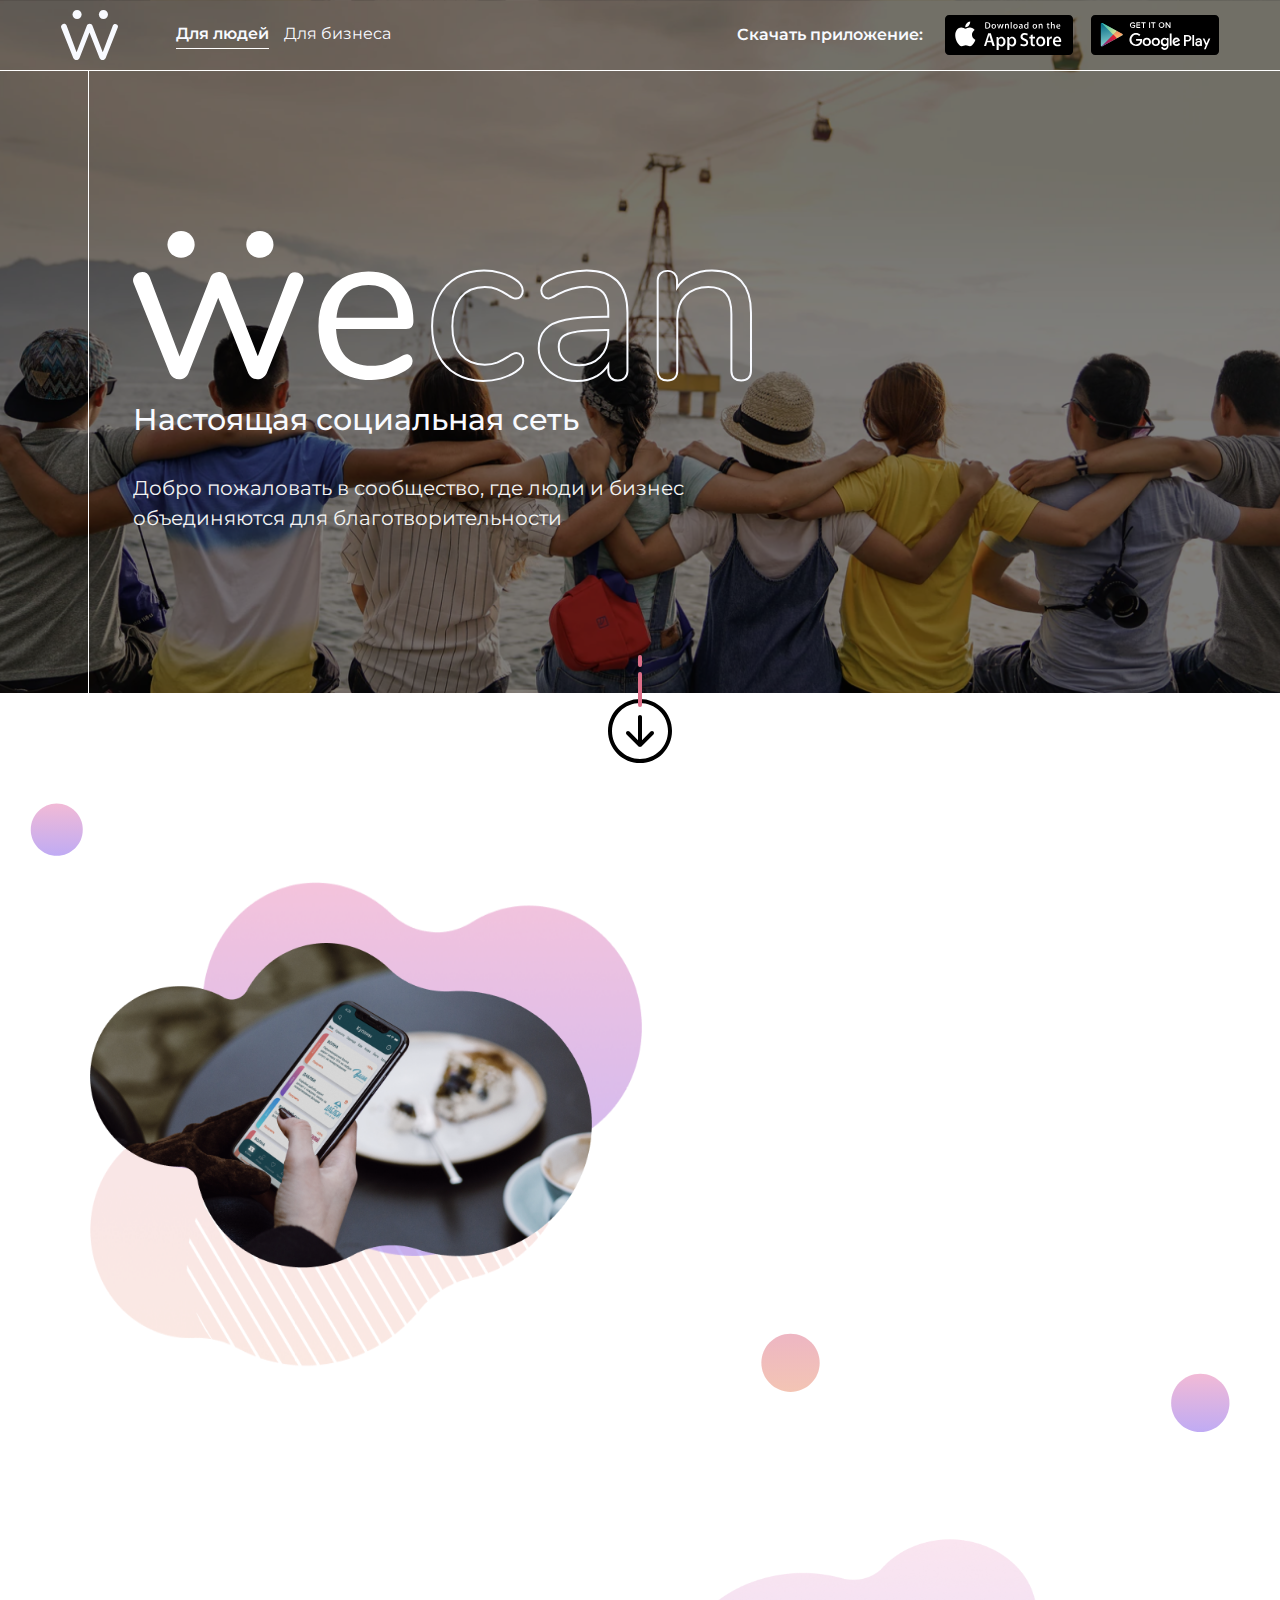
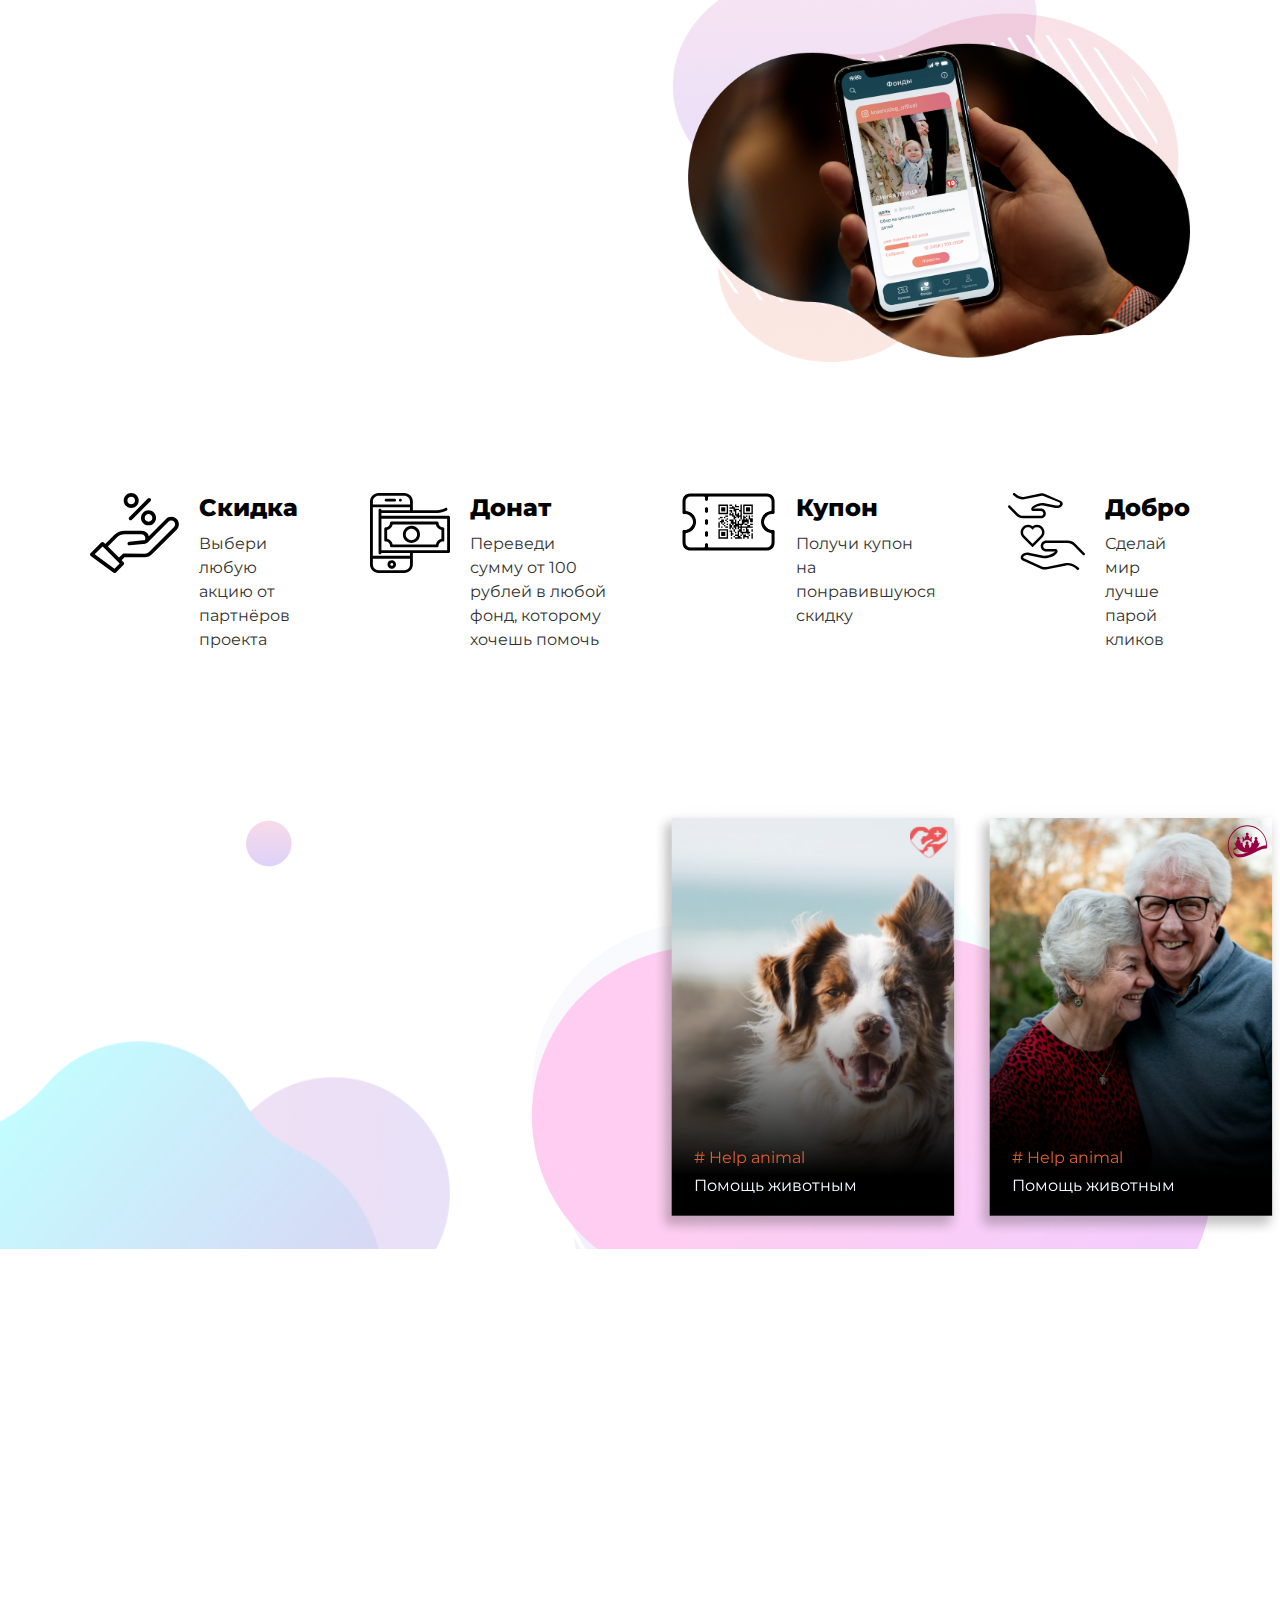
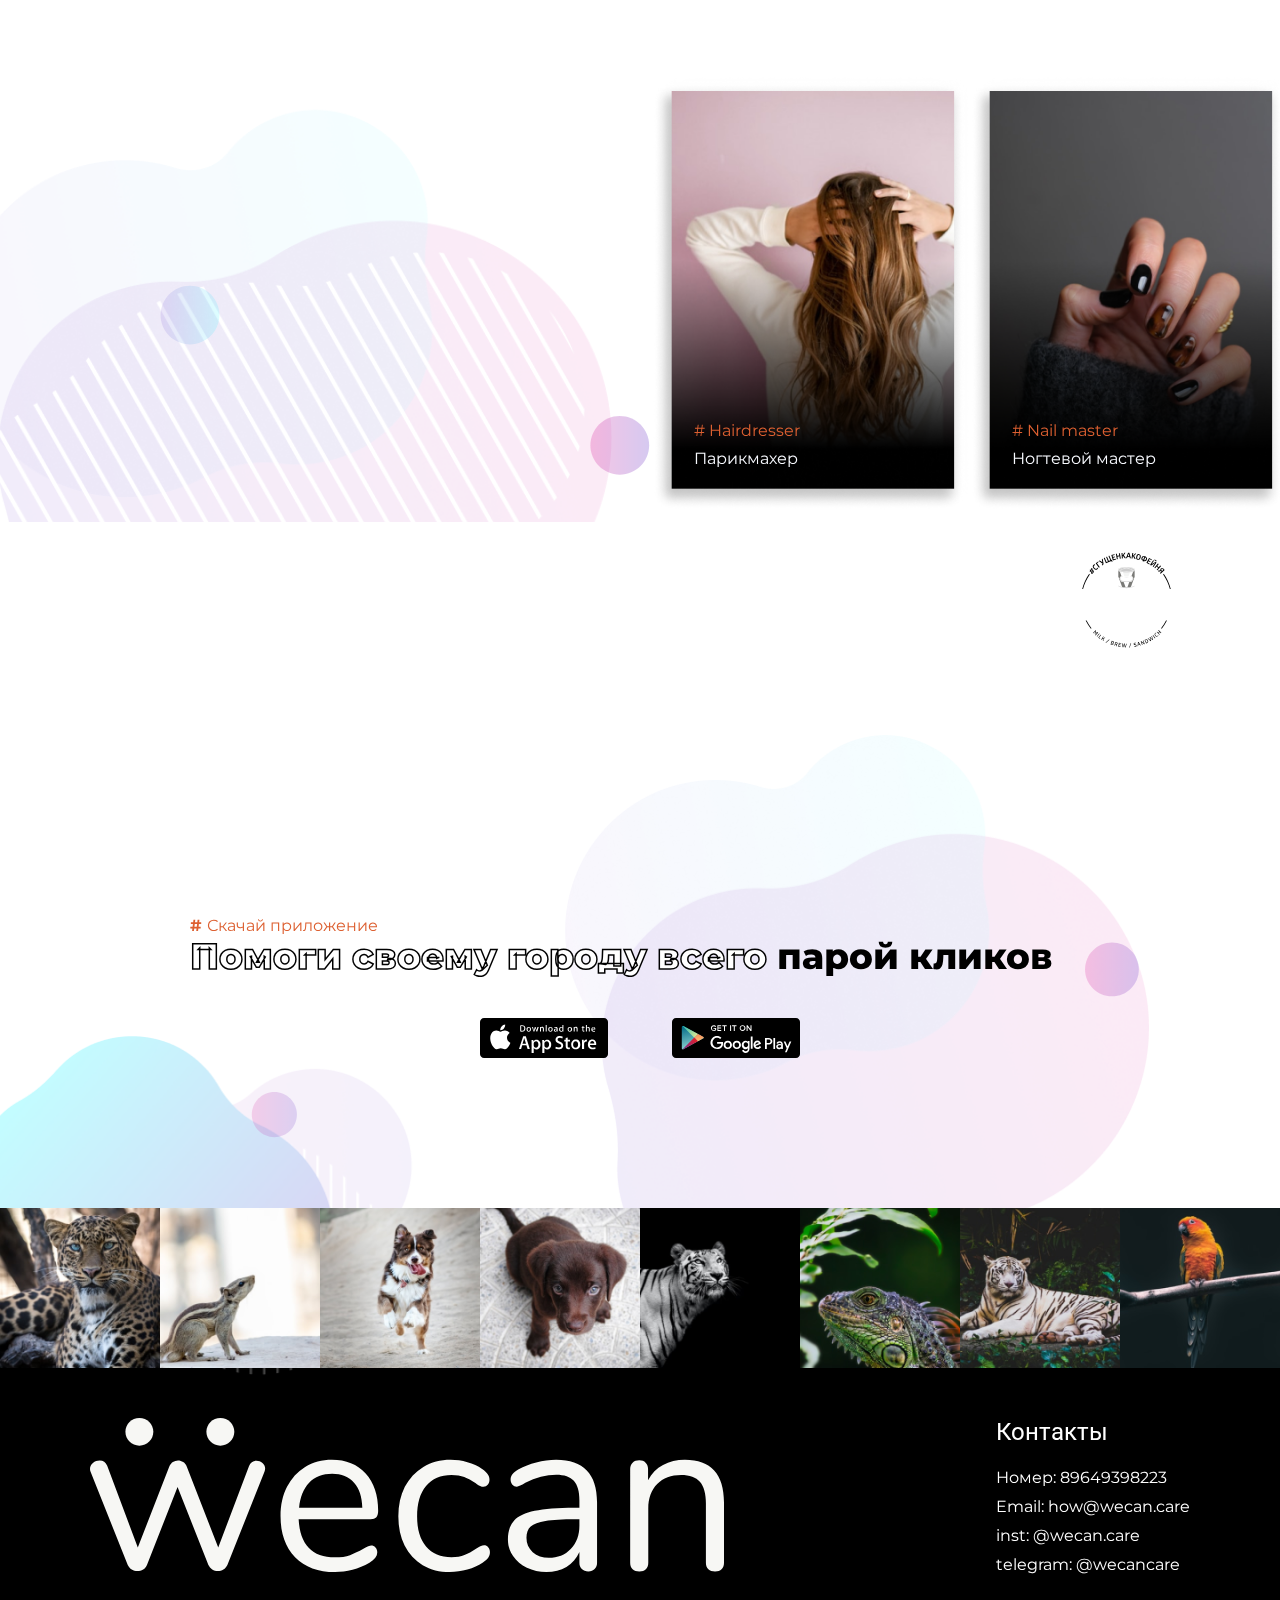
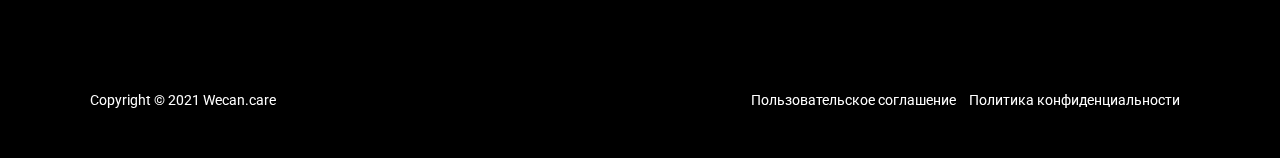
<file: index.html>
<!DOCTYPE html>
<html lang="en">
<head>
	<meta charset="UTF-8">
	<meta name="viewport" content="width=device-width, initial-scale=1.0">
	<link rel="stylesheet" href="css/style.css">
	<title>Document</title>

	<meta http-equiv="Pragma" content="no-cache" /> 
	<meta http-equiv="Expires" content="-1" />

	<script src="https://code.jquery.com/jquery-3.6.0.min.js"></script>
</head>
<body>
	<div class="wrapper">
		
		<header class="people-header">
			<div class="header-top">
				
					
				
					<div class="header-top-row">
						<div class="header-top__column">
							<div class="header-top__logo">
								<img src="img/header/logo.svg" alt="">
							</div>
							<ul class="header-top-list">
								<li class="header-top-list__link "><a href="" class="active">Для людей</a></li>
								<li class="header-top-list__link"><a href="busines.html">Для бизнеса</a></li>
							</ul>
						</div>
						<div class="header-top__column">
							<div class="header-top-download">
								<div class="header-top-download__title">
									Скачать приложение:
								</div>
								<div class="header-top-download__link">
									<a href="#"><img src="img/header/appstore.svg" alt=""></a>
									<a href="#"><img src="img/header/playmarket.svg" alt=""></a>
								</div>
							</div>
						</div>
					
				</div>
			</div>
			<div class="header-body">
				<div class="header-body__column">
				</div>
				<div class="header-body__column">
					<div class="header-body__title">
						<img src="img/header/header_title.svg" alt="">
					</div>
					<div class="header-body__subtitle">
						Настоящая социальная сеть
					</div>
					<div class="header-body__p">
						Добро пожаловать в сообщество, где люди и бизнес <br> объединяются для благотворительности
					</div>
					<div class="header-body__link"></div>
				</div>
			</div>
			<div class="header-arrow container">
				<img src="img/header/arrow.svg" alt="">
			</div>
		</header>

		<section class="mission">
			<div class="container container-overflow">
				<img class="mission-circle rellax" data-rellax-speed="-0.5" src="img/mission/circle01.svg" alt="">
				<img class="mission-circle02 rellax" data-rellax-speed="-0.2" src="img/mission/circle02.svg" alt="">
				<div class="mission-row">
					<div class="mission__column ">
						<div class="mission__column_img">
							<img src="img/mission/img.png" class="rellax img" data-rellax-speed="1"  alt="">	
							<img src="img/mission/img_bg.png"  class="img_bg rellax" data-rellax-speed="0.5" alt="">
						</div>
						
					</div>
					<div class="mission__column _anim-items">
						<div class="mission__column-body">
							<div class="mission__name">
								<span>#</span>Миссия
						</div>
						<div class="mission__title">
							<span class="title_white">Наша </span><span class="title_black">миссия</span>
						</div>
						<div class="mission__p">
							<p>Мы нашли способ сделать<span class="pl_none"><br></span>благотворительность популярной и <span class="pl_none"><br></span>удобной. Для этого мы создали приложение,<span class="pl_none"><br></span> где ваши пожертвования компенсируются<span class="pl_none"><br></span>скидками от городского бизнеса.
							<p>
							<p>Теперь вы можете делать добрые дела как <span class="pl_none"><br></span>можно чаще и без потерь.</p>
						</div>
						<div class="mission__link">
							<a href=""><img src="img/header/appstore.svg" alt=""></a>
							<a href=""><img src="img/header/playmarket.svg" alt=""></a>
						</div>
						</div>
						
					</div>
				</div>
				

				
				
			</div>
		</section>

		<section class="how-work">
			<div class="container container-overflow">
				<img src="img/how_work/circle1.svg" class="how-work__circle1 rellax" data-rellax-speed="-0.5" alt="">
				<img src="img/how_work/circle2.svg" class="how-work__circle2 rellax" data-rellax-speed="-0.5" alt="">
				<img src="img/how_work/circle1.svg" class="how-work__circle3 rellax" data-rellax-speed="-0.5" alt="">

				
				<div class="how-work-row">

					<div class="how-work__column _anim-items">
						<div class="how-work__column-body">
						<div class="how-work__name">
								<span>#</span>Принцип работы
						</div>
						<div class="how-work__title">
							<span class="title_white">Как это  </span><span class="title_black">работает?</span>
						</div>
						<div class="how-work__p">
							<p>Делай пожертвования в благотворительные<span class="pl_none"><br></span> фонды Краснодара и получай скидки от<span class="pl_none"><br></span> компаний - партнёров WECAN.
							<p>
							
						</div>
						</div>
						
					</div>
					<div class="how-work__column ">
						<div class="how-work__column_img">
							<img src="img/how_work/01.png" class="rellax img" data-rellax-speed="1"  alt="">	
							<img src="img/how_work/01_bg.png"  class="img_bg rellax" data-rellax-speed="0.5" alt="">
						</div>
						
					</div>
				</div>
			</div>
		</section>

		<section class="info">
			<div class="container">
				<div class="info-row">
					<div class="info__column">
						<div class="info__img">
							<img src="img/info/sale.svg" alt="">
						</div>
						<div class="info-body">
							<div class="info__title">
								Скидка
							</div>
							<div class="info__desc">
								Выбери любую <span class="disp_none"><br></span>акцию от <span class="disp_none"><br></span>партнёров проекта
							</div>
						</div>
					</div>
					<div class="info__column">
						<div class="info__img">
							<img src="img/info/donat.svg" alt="">
						</div>
						<div class="info-body">
							<div class="info__title">
								Донат
							</div>
							<div class="info__desc">
								Переведи сумму<span class="disp_none"><br></span> от 100 рублей в<span class="disp_none"><br></span> любой фонд,<span class="disp_none"><br></span> которому хочешь <span class="disp_none"><br></span>помочь
							</div>
						</div>
					</div>
					<div class="info__column">
						<div class="info__img">
							<img src="img/info/coupon.svg" alt="">
						</div>
						<div class="info-body">
							<div class="info__title">
								Купон
							</div>
							<div class="info__desc">
								Получи купон на <span class="disp_none"><br></span> понравившуюся <span class="disp_none"><br></span> скидку
							</div>
						</div>
					</div>
					<div class="info__column">
						<div class="info__img">
							<img src="img/info/good.svg" alt="">
						</div>
						<div class="info-body">
							<div class="info__title">
								Добро
							</div>
							<div class="info__desc">
								Сделай мир лучше <span class="disp_none"><br></span>парой кликов
							</div>
						</div>
					</div>
				</div>
			</div>
		</section>

		<section class="help">
			<div class="container">
				<div class="help-body">
					<img src="img/how_work/circle1.svg" class="help__circle1 rellax" data-rellax-speed="-0.5" alt="">
					<div class="help-mob-info">
						<div class="help__name">
								<span>#</span>Нужна помощь
							</div>
							<div class="help__title">
								<span class="title_white">Кому </span><span class="title_black">помочь?</span>
							</div>
							<div class="help__p">
								<p>Через приложение WECAN вы можете <br>помочь любой из 5 благотворительных <br>организаций Краснодара.
								<p>
								<p>И мы работаем над тем, чтобы их стало<br> больше.</p>
								
							</div>
					</div>
					<div class="help-slider ">
						<div class="help-slider__item ">
							<div class="help-slider__item-body  _anim-items">
								<div class="help__name">
								<span>#</span>Нужна помощь
							</div>
							<div class="help__title">
								<span class="title_white">Кому </span><span class="title_black">помочь?</span>
							</div>
							<div class="help__p">
								<p>Через приложение WECAN вы можете <br>помочь любой из 5 благотворительных <br>организаций Краснодара.
								<p>
								<p>И мы работаем над тем, чтобы их стало<br> больше.</p>
								
							</div>
							</div>
							
						</div>
						<div class="help-slider__item">
							<img src="img/help/icon01.svg" alt="" class="help-slider__icon">
							<img src="img/help/01.png" alt="" class="slider-item-photo">
							<div class="help-slider__info">
								<p># Help animal</p>
								<p>Помощь животным</p>
							</div>
						</div>
						<div class="help-slider__item">
							<img src="img/help/icon02.svg" alt="" class="help-slider__icon">
							<img src="img/help/02.png" alt="" class="slider-item-photo">
							<div class="help-slider__info">
								<p># Help animal</p>
								<p>Помощь животным</p>
							</div>
						</div>
						<div class="help-slider__item">
							<img src="img/help/icon02.svg" alt="" class="help-slider__icon">
							<img src="img/help/03.png" alt="" class="slider-item-photo">
							<div class="help-slider__info">
								<p># Help animal</p>
								<p>Помощь животным</p>
							</div>
						</div>
						<div class="help-slider__item">
							<img src="img/help/icon01.svg" alt="" class="help-slider__icon">
							<img src="img/help/01.png" alt="" class="slider-item-photo">
						</div>
						<div class="help-slider__item">
							<img src="img/help/icon01.svg" alt="" class="help-slider__icon">
							<img src="img/help/01.png" alt="" class="slider-item-photo">
						</div>
					</div>
				</div>

			</div>
			<img src="img/help/bg1.png" class="help_rellax1"alt="" >
			<img src="img/help/bg2.png" alt="" class=" help_rellax2" >
		</section>

		<section class="logo logo-parralax" >
			<div class="container">
				<div class="logo-body">
					<div class="logo-row">
						<div class="logo__column">
							<img src="img/logo/01.svg" alt="">
						</div>
						<div class="logo__column">
							<img src="img/logo/02.svg" alt="">
						</div>
						<div class="logo__column">
							<img src="img/logo/03.svg" alt="">
						</div>
						<div class="logo__column">
							<img src="img/logo/04.svg" alt="">
						</div>
					</div>
				</div>
			</div>
		</section>

		<section class="help">
			<div class="container">
				<img src="img/who_help/circle1.svg" class="who-help_circle1 rellax" data-rellax-speed="0.5" alt="">
			<img src="img/who_help/circle2.svg" class="who-help_circle2 rellax" data-rellax-speed="0.7" alt="">
				<div class="help-body">
					<div class="help-mob-info">
						<div class="help__name">
								<span>#</span>Можем помочь
							</div>
							<div class="help__title">
								<span class="title_white">Кто </span><span class="title_black">помогает?</span>
							</div>
							<div class="help__p">
								<p>Каждый наш новый партнёр делает<br> благотворительность доступнее
								<p>
								<p>Поэтому мы рады дружбе с любым<br> бизнесом.</p>
								<p>Уже сейчас среди наших партнёров есть <br>салоны красоты, магазины, фотографы,<br> ателье, кофейни - всех их объединяет <br>желание помогать обществу.</p>
								
							</div>
					</div>
					<div class="help-slider">
						<div class="help-slider__item">
							<div class="help-slider__item-body  _anim-items">
								<div class="help__name">
								<span>#</span>Можем помочь
							</div>
							<div class="help__title">
								<span class="title_white">Кто </span><span class="title_black">помогает?</span>
							</div>
							<div class="help__p">
								<p>Каждый наш новый партнёр делает<br> благотворительность доступнее
								<p>
								<p>Поэтому мы рады дружбе с любым<br> бизнесом.</p>
								<p>Уже сейчас среди наших партнёров есть <br>салоны красоты, магазины, фотографы,<br> ателье, кофейни - всех их объединяет <br>желание помогать обществу.</p>
								
							</div>
							</div>
							
						</div>
						<div class="help-slider__item">
							<img src="img/who_help/01.png" alt="" class="slider-item-photo">
							<div class="help-slider__info">
								<p># Hairdresser</p>
								<p>Парикмахер</p>
							</div>
						</div>
						<div class="help-slider__item">
							
							<img src="img/who_help/02.png" alt="" class="slider-item-photo">
							<div class="help-slider__info">
								<p># Nail master</p>
								<p>Ногтевой мастер</p>
							</div>
						</div>
						<div class="help-slider__item">
							<img src="img/who_help/03.png" alt="" class="slider-item-photo">
							<div class="help-slider__info">
								<p># Help animal</p>
								<p>Помощь животным</p>
							</div>
						</div>
						<div class="help-slider__item">
							<img src="img/help/01.png" alt="" class="slider-item-photo">
						</div>
						<div class="help-slider__item">
							<img src="img/help/01.png" alt="" class="slider-item-photo">
						</div>
					</div>
				</div>

			</div>
			<img src="img/who_help/bg.png" class="who-help_rellax1"alt="" >
		</section>

		<section class="logo-fot logo-fot-parralax" >
			<div class="container">
				<div class="logo-fot-row">
					<div class="logo-fot__column"><img src="img/logo_fot/01.svg" alt=""></div>
					<div class="logo-fot__column">
						<img src="img/logo_fot/02.svg" alt="">
					</div>
					<div class="logo-fot__column">
						<img src="img/logo_fot/03.svg" alt="">
					</div>
					<div class="logo-fot__column">
						<img src="img/logo_fot/04.svg" alt="">
					</div>
					<div class="logo-fot__column">
						<img src="img/logo_fot/05.svg" alt="">
					</div>
					<div class="logo-fot__column">
						<img src="img/logo_fot/06.svg" alt="">
					</div>
					<div class="logo-fot__column"><img src="img/logo_fot/07.svg" alt=""></div>
				</div>
			</div>
		</section>

		<section class="friends overflow-hiden">
			<div class="container">
				<img src="img/logo_fot/bg_01.png" class="friends_bg1" alt="">
				<img src="img/logo_fot/bg_02.png" class="friends_bg2" alt="">
				<img src="img/logo_fot/circle1.svg" class="friens_circle1 rellax" data-rellax-speed="0.3" alt="">
				<img src="img/logo_fot/circle2.svg" class="friens_circle2 rellax" data-rellax-speed="0.4" alt="">
				<img src="img/logo_fot/circle3.svg" class="friens_circle3 rellax" data-rellax-speed="0.3" alt="">
				<div class="friends-body">
					<div class="friends__subtitle">
						<span>#  </span>Скачай приложение
					</div>
					<div class="friends__title">
							<span class="title_white">Помоги своему городу всего </span><span class="title_black">парой кликов</span>
					</div>
					<div class="friends__link">
						<a href="#"><img src="img/header/appstore.svg" alt=""></a>
						<a href="#"><img src="img/header/playmarket.svg" alt=""></a>
					</div>
				</div>
			</div>
		</section>
		
		<div class="section animal">
			<div class="animal-slider">
				<div class="animal__item">
					<img src="img/animal/01.png" alt="">
				</div>
				<div class="animal__item">
					<img src="img/animal/02.png" alt="">
				</div>
				<div class="animal__item">
					<img src="img/animal/03.png" alt="">
				</div>
				<div class="animal__item">
					<img src="img/animal/04.png" alt="">
				</div>
				<div class="animal__item">
					<img src="img/animal/05.png" alt="">
				</div>
				<div class="animal__item">
					<img src="img/animal/06.png" alt="">
				</div>
				<div class="animal__item">
					<img src="img/animal/07.png" alt="">
				</div>
				<div class="animal__item">
					<img src="img/animal/08.png" alt="">
				</div>
				<div class="animal__item">
					<img src="img/animal/01.png" alt="">
				</div>
				<div class="animal__item">
					<img src="img/animal/02.png" alt="">
				</div>
				<div class="animal__item">
					<img src="img/animal/03.png" alt="">
				</div>
				<div class="animal__item">
					<img src="img/animal/04.png" alt="">
				</div>
				<div class="animal__item">
					<img src="img/animal/05.png" alt="">
				</div>
				<div class="animal__item">
					<img src="img/animal/06.png" alt="">
				</div>
				<div class="animal__item">
					<img src="img/animal/07.png" alt="">
				</div>
				<div class="animal__item">
					<img src="img/animal/08.png" alt="">
				</div>
			</div>
		</div>

		<footer>
			<div class="container">
				<div class="footer-body">
					<div class="footer-row">
						<div class="footer__column">
							<div class="footer__logo">
								<img src="img/footer/logo.svg" alt="">
							</div>
						</div>

						<div class="footer__column"
						>
							<ul class="footer-list">
								<p>Контакты</p>
								<li>Номер: 89649398223</li>
								<li>Email: how@wecan.care</li>
								<li>inst: @wecan.care</li>
								<li>telegram: @wecancare</li>
							</ul>
						</div>
					</div>
					<div class="footer-row">
						<div class="footer__column footer-2">
							Copyright © 2021 Wecan.care
						</div>
						<div class="footer__column footer-1">
							<a href="">Пользовательское соглашение</a>
							<a href="">Политика конфиденциальности</a>
						</div>
					</div>
				</div>
			</div>
		</footer>

	</div>

	

	
</body>


<script src="js/rellax.min.js"></script>

<script>
	$(window).scroll(function(){
		var scroll = $(window).scrollTop();
		
		var mission = $('.mission').offset().top;
		
	

		if(scroll<=mission-100){
			$('.header-arrow').css('animation-name','arrow_header');
		}else{
			$('.header-arrow').css('animation-name','none');
		}


		
		
		

	})
	var rellax = new Rellax('.rellax');
	
	var w = $(window).width();
	var link = $('.header-top-download__link');
	var body_link = $('.header-body__link');
	var link_body = $('.header-top-download');

	

	if(w<993){
		link.appendTo(body_link);
	}else{
		link.appendTo(link_body);
	}

	

	$(window).resize(function(){
	var w = $(window).width();
	var link = $('.header-top-download__link');
	var body_link = $('.header-body__link');
	var link_body = $('.header-top-download');
	

	
	})


</script>

<script src="js/slick.min.js"></script>
<script src="js/script.js"></script>
<script src="js/anim.js"></script>
</html>
</file>
<file: css/style.css>
@charset "UTF-8";
@import url("https://fonts.googleapis.com/css2?family=Montserrat:wght@300;400;500;600;700&display=swap");
@import url("https://fonts.googleapis.com/css2?family=Roboto:wght@300;400;500&display=swap");
* {
  padding: 0;
  margin: 0;
  border: 0;
}

*, *:before, *:after {
  -webkit-box-sizing: border-box;
  box-sizing: border-box;
}

:focus, :active {
  outline: none;
}

a:focus, a:active {
  outline: none;
}

nav, footer, header, aside {
  display: block;
}

html, body {
  height: 100%;
  width: 100%;
  font-size: 100%;
  line-height: 1;
  font-size: 14px;
  -ms-text-size-adjust: 100%;
  -moz-text-size-adjust: 100%;
  -webkit-text-size-adjust: 100%;
}

input, button, textarea {
  font-family: inherit;
}

input::-ms-clear {
  display: none;
}

button {
  cursor: pointer;
}

button::-moz-focus-inner {
  padding: 0;
  border: 0;
}

a, a:visited {
  text-decoration: none;
}

a:hover {
  text-decoration: none;
}

ul li {
  list-style: none;
}

img {
  vertical-align: top;
}

h1, h2, h3, h4, h5, h6 {
  font-size: inherit;
  font-weight: 400;
}

.ibg {
  background-position: center;
  background-size: cover;
  background-repeat: no-repeat;
  position: relative;
}
.ibg img {
  width: 0;
  height: 0;
  position: absolute;
  top: 0;
  left: 0;
  opacity: 0;
  visibility: hidden;
}

@font-face {
  font-family: "SFPRODISP";
  src: url("../fonts/SFPRODISPLAYMEDIUM.eot");
  src: local("☺"), url("../fonts/SFPRODISPLAYMEDIUM.woff") format("woff"), url("../fonts/SFPRODISPLAYMEDIUM.ttf") format("truetype"), url("../fonts/SFPRODISPLAYMEDIUM.svg") format("svg");
  font-weight: normal;
  font-style: normal;
}
.container {
  max-width: none;
  margin: 0 auto;
  padding: 0px 90px;
  position: relative;
  z-index: 2;
}

@media (max-width: 1200px) {
  .container {
    max-width: 970px;
  }
}
@media (max-width: 992.98px) {
  .container {
    max-width: 750px;
    padding: 0px 16px;
  }
}
@media (max-width: 790.98px) {
  .container {
    max-width: none;
  }
}
.people-header {
  background: url("../img/header/bg.png");
  background-size: cover;
  position: relative;
  background-position: center;
}
.people-header:before {
  content: "";
  width: 100%;
  height: 100%;
  position: absolute;
  top: 0;
  left: 0;
  background-color: #000;
  opacity: 0.5;
  z-index: 1;
}

.header-top-busines {
  font-family: "Montserrat", sans-serif;
  font-style: normal;
  font-weight: 500;
  font-size: calc(1px + 15 * ((100vw / 1440)));
  line-height: 20px;
  -webkit-text-decoration-line: underline;
          text-decoration-line: underline;
  color: #FFFFFF;
}
@media (max-width: 1440px) {
  .header-top-busines {
    font-size: 16px;
  }
}

.busines-header {
  background: url("../img/busines/bg.png");
  background-size: cover;
  position: relative;
  background-position: center;
}
.busines-header:before {
  content: "";
  width: 100%;
  height: 100%;
  position: absolute;
  top: 0;
  left: 0;
  background-color: #000;
  opacity: 0.5;
  z-index: 1;
}

.header-top {
  border-bottom: 1px solid #fff;
  position: relative;
  z-index: 2;
  padding: 0px calc(1px + 67 * ((100vw / 1440)));
}
@media (max-width: 992.98px) {
  .header-top {
    padding: 0 16px;
    border: none;
  }
}

.header-top-row {
  display: -webkit-box;
  display: -ms-flexbox;
  display: flex;
  -webkit-box-pack: justify;
      -ms-flex-pack: justify;
          justify-content: space-between;
  padding: 10px 0px;
}

.header-top__column {
  display: -webkit-box;
  display: -ms-flexbox;
  display: flex;
  -webkit-box-align: center;
      -ms-flex-align: center;
          align-items: center;
}

.header-top__logo img {
  width: calc(1px + 64 * ((100vw / 1440)));
}
@media (max-width: 1150px) {
  .header-top__logo img {
    width: 52px;
  }
}

.header-top-list {
  display: -webkit-box;
  display: -ms-flexbox;
  display: flex;
  margin-left: 58px;
}
@media (max-width: 992.98px) {
  .header-top-list {
    position: absolute;
    right: 0px;
  }
}

.header-top-list__link {
  margin-right: 15px;
}
.header-top-list__link a {
  font-family: "Montserrat", sans-serif;
  font-weight: 400;
  font-size: calc(1px + 15 * ((100vw / 1440)));
  line-height: 0px;
  color: #F8FAFF;
  position: relative;
}
.header-top-list__link a.active {
  font-weight: 600;
}
.header-top-list__link a.active:after {
  opacity: 1;
}
@media (max-width: 1440px) {
  .header-top-list__link a {
    font-size: 16px;
  }
}
.header-top-list__link a:after {
  content: "";
  width: 100%;
  height: 1px;
  background-color: #fff;
  position: absolute;
  bottom: -6px;
  left: 0;
  -webkit-transition: all 0.5s ease 0s;
  transition: all 0.5s ease 0s;
  opacity: 0;
}
.header-top-list__link a:hover:after {
  opacity: 1;
  -webkit-transition: all 0.5s ease 0s;
  transition: all 0.5s ease 0s;
}
@media (max-width: 1440px) {
  .header-top-list__link a {
    font-size: 16px;
  }
}

.header-top-download {
  display: -webkit-box;
  display: -ms-flexbox;
  display: flex;
  -webkit-box-align: center;
      -ms-flex-align: center;
          align-items: center;
}

.header-top-download__title {
  font-family: "Montserrat", sans-serif;
  font-style: normal;
  font-weight: 600;
  font-size: calc(1px + 15 * ((100vw / 1440)));
  line-height: 0px;
  color: #F8FAFF;
  margin-right: 22px;
}
@media (max-width: 1440px) {
  .header-top-download__title {
    font-size: 16px;
  }
}

.header-top-download__link a {
  margin-right: 15px;
}
.header-top-download__link a img {
  width: calc(1px + 127 * ((100vw / 1440)));
}
@media (max-width: 1440px) {
  .header-top-download__link a img {
    width: 128px;
  }
}
.header-top-download__link a:last-child {
  margin-right: 0px;
}

.header-body {
  display: -webkit-box;
  display: -ms-flexbox;
  display: flex;
  position: relative;
  z-index: 5;
}

.header-body__column:nth-child(1) {
  -webkit-box-flex: 0;
      -ms-flex: 0 0 calc(1px + 99 * ((100vw / 1440)));
          flex: 0 0 calc(1px + 99 * ((100vw / 1440)));
  border-right: 1px solid #fff;
  padding: 138px 10px 0px 0px;
}
@media (max-width: 992.98px) {
  .header-body__column:nth-child(1) {
    display: none;
  }
}
.header-body__column:nth-child(2) {
  margin-bottom: 160px;
  padding: 0px 0px 0px 44px;
}
@media (max-width: 992.98px) {
  .header-body__column:nth-child(2) {
    padding: 0px 0px 0px 16px;
  }
}

.count {
  font-family: "Montserrat", sans-serif;
  font-style: normal;
  font-weight: 200;
  font-size: 36px;
  line-height: 24px;
  text-align: center;
  color: #F8FAFF;
  position: fixed;
  z-index: 5;
  -webkit-transform: rotate(-90deg);
          transform: rotate(-90deg);
}
.count.white {
  color: #000;
}
.count.white:after {
  background-color: #000;
}
.count.white:before {
  background-color: #000;
}
.count:after {
  content: "";
  width: 200px;
  height: 2px;
  background-color: #fff;
  position: absolute;
  left: -205px;
  bottom: 50%;
  -webkit-transform: translateY(-50%);
          transform: translateY(-50%);
}
.count:before {
  content: "";
  width: 27px;
  height: 2px;
  background-color: #fff;
  position: absolute;
  left: -240px;
  bottom: 50%;
  -webkit-transform: translateY(-50%);
          transform: translateY(-50%);
}

.how-work__count {
  color: #000;
  position: absolute;
  top: 10%;
}
.how-work__count:after {
  content: "";
  width: 200px;
  height: 2px;
  background-color: #000;
  position: absolute;
  left: -209px;
  bottom: 50%;
  -webkit-transform: translateY(-50%);
          transform: translateY(-50%);
}
.how-work__count:before {
  content: "";
  width: 27px;
  height: 2px;
  background-color: #000;
  position: absolute;
  left: -240px;
  bottom: 50%;
  -webkit-transform: translateY(-50%);
          transform: translateY(-50%);
}

.header-body__title {
  margin: 160px 0px 19px 0px;
}
@media (max-width: 992.98px) {
  .header-body__title {
    margin: 80px 0px 19px 0px;
  }
}
.header-body__title img {
  width: calc(1px + 618 * ((100vw / 1440)));
}
@media (max-width: 1440px) {
  .header-body__title img {
    width: 619px;
  }
}
@media (max-width: 767.98px) {
  .header-body__title img {
    width: 340px;
  }
}

.header-body__subtitle {
  font-family: "Montserrat", sans-serif;
  font-style: normal;
  font-weight: 500;
  font-size: calc(1px + 29 * ((100vw / 1440)));
  line-height: 37px;
  color: #F8FAFF;
}
@media (max-width: 1440px) {
  .header-body__subtitle {
    font-size: 30px;
  }
}

.header-body__p {
  margin: 35px 0px 0px 0px;
  font-family: "Montserrat", sans-serif;
  font-style: normal;
  font-weight: normal;
  font-size: calc(1px + 19 * ((100vw / 1440)));
  line-height: 30px;
  color: #F2F2F2;
}
@media (max-width: 1440px) {
  .header-body__p {
    font-size: 20px;
  }
}

.header-arrow {
  position: absolute;
  bottom: -70px;
  left: 50%;
  -webkit-transform: translateX(-50%);
          transform: translateX(-50%);
  -webkit-animation: arrow_header 2s linear infinite;
          animation: arrow_header 2s linear infinite;
}
.header-arrow img {
  width: calc(1px + 63 * ((100vw / 1440)));
}
@media (max-width: 1440px) {
  .header-arrow img {
    width: 64px;
  }
}

@-webkit-keyframes arrow_header {
  0%, 20%, 40% {
    bottom: -70px;
  }
  10%, 30% {
    bottom: -80px;
  }
}

@keyframes arrow_header {
  0%, 20%, 40% {
    bottom: -70px;
  }
  10%, 30% {
    bottom: -80px;
  }
}
.mission {
  padding: 150px 0px 0px 0px;
  position: relative;
}
@media (max-width: 992.98px) {
  .mission {
    padding: 90px 0px 0px 0px;
  }
}

.mission-row {
  display: -webkit-box;
  display: -ms-flexbox;
  display: flex;
  margin: 0 -48px;
}
@media (max-width: 1200px) {
  .mission-row {
    margin: 0 -24px;
  }
}
@media (max-width: 992.98px) {
  .mission-row {
    -webkit-box-orient: vertical;
    -webkit-box-direction: normal;
        -ms-flex-direction: column;
            flex-direction: column;
    margin: 0 0;
  }
}

@media (max-width: 790px) {
  .container {
    overflow: hidden;
  }
}

@media (max-width: 1200px) {
  .overflow-hiden {
    overflow: hidden;
  }
}

.mission__column {
  -webkit-box-flex: 1;
      -ms-flex: 1 1 50%;
          flex: 1 1 50%;
  padding: 0 48px;
}
@media (max-width: 1200px) {
  .mission__column {
    padding: 0 24px;
  }
}
.mission__column:nth-child(2) {
  padding-top: 20px;
  margin-left: 70px;
  position: relative;
}
@media (max-width: 790px) {
  .mission__column:nth-child(2) {
    margin-left: 0;
    padding-left: 0;
  }
}
.mission__column:nth-child(2) .mission__column-body {
  display: -webkit-box;
  display: -ms-flexbox;
  display: flex;
  -webkit-box-orient: vertical;
  -webkit-box-direction: normal;
      -ms-flex-direction: column;
          flex-direction: column;
  -webkit-box-flex: 1;
      -ms-flex: 1 1 auto;
          flex: 1 1 auto;
  position: absolute;
  top: 20%;
  opacity: 0;
  -webkit-transition: all 0.5s ease 0s;
  transition: all 0.5s ease 0s;
}
.mission__column:nth-child(2)._active .mission__column-body {
  top: 20px;
  opacity: 1;
  -webkit-transition: all 1s ease 0.4s;
  transition: all 1s ease 0.4s;
}
@media (max-width: 992.98px) {
  .mission__column:nth-child(2) {
    min-height: 350px;
    -webkit-box-ordinal-group: 2;
        -ms-flex-order: 1;
            order: 1;
  }
}
.mission__column:nth-child(1) {
  position: relative;
  min-height: 600px;
  min-width: 50%;
}
@media (max-width: 1200px) {
  .mission__column:nth-child(1) {
    min-height: 450px;
  }
}
@media (max-width: 992.98px) {
  .mission__column:nth-child(1) {
    min-height: 200px;
    -webkit-box-ordinal-group: 3;
        -ms-flex-order: 2;
            order: 2;
    padding-top: 40px;
  }
}
@media (max-width: 595px) {
  .mission__column:nth-child(1) {
    min-height: 360px;
  }
}
@media (max-width: 456px) {
  .mission__column:nth-child(1) {
    min-height: 400px;
  }
}
@media (max-width: 432px) {
  .mission__column:nth-child(1) {
    min-height: 450px;
  }
}
.mission__column:nth-child(1) .mission__column_img {
  display: -webkit-box;
  display: -ms-flexbox;
  display: flex;
  -webkit-box-orient: vertical;
  -webkit-box-direction: normal;
      -ms-flex-direction: column;
          flex-direction: column;
  -webkit-box-flex: 1;
      -ms-flex: 1 1 auto;
          flex: 1 1 auto;
  position: relative;
  top: 100px;
  -webkit-transition: all 1s ease 0s;
  transition: all 1s ease 0s;
}
.mission__column:nth-child(1) .mission__column_img .img {
  position: relative;
  z-index: 3;
  width: 100%;
  height: 100%;
}
@media (max-width: 992.98px) {
  .mission__column:nth-child(1) .mission__column_img .img {
    height: 290px;
    width: 440px;
    margin: 0 auto;
  }
}
@media (max-width: 595px) {
  .mission__column:nth-child(1) .mission__column_img .img {
    top: 50px;
  }
}
@media (max-width: 480px) {
  .mission__column:nth-child(1) .mission__column_img .img {
    left: -120px;
  }
}
@media (max-width: 456px) {
  .mission__column:nth-child(1) .mission__column_img .img {
    top: 90px;
  }
}
@media (max-width: 432px) {
  .mission__column:nth-child(1) .mission__column_img .img {
    top: 130px;
  }
}
.mission__column:nth-child(1) .mission__column_img .img_bg {
  top: calc((-1) * (1px + 60 * ((100vw / 1440))));
  width: 110%;
  height: calc(1px + 500 * ((100vw / 1440)));
  position: absolute;
  opacity: 0.66;
}
@media (max-width: 1440px) {
  .mission__column:nth-child(1) .mission__column_img .img_bg {
    top: -61px;
  }
}
@media (max-width: 1440px) {
  .mission__column:nth-child(1) .mission__column_img .img_bg {
    height: 501px;
  }
}
@media (max-width: 1200px) {
  .mission__column:nth-child(1) .mission__column_img .img_bg {
    top: 0px;
    height: 300px;
  }
}
@media (max-width: 992.98px) {
  .mission__column:nth-child(1) .mission__column_img .img_bg {
    height: 300px;
    width: 450px;
    top: -40px;
    left: 20%;
  }
}
@media (max-width: 595px) {
  .mission__column:nth-child(1) .mission__column_img .img_bg {
    left: 10%;
    top: 0px;
  }
}
@media (max-width: 480px) {
  .mission__column:nth-child(1) .mission__column_img .img_bg {
    left: -100px;
  }
}
@media (max-width: 456px) {
  .mission__column:nth-child(1) .mission__column_img .img_bg {
    top: 40px;
  }
}
@media (max-width: 432px) {
  .mission__column:nth-child(1) .mission__column_img .img_bg {
    top: 60px;
  }
}
.mission__column:nth-child(1)._active .mission__column_img {
  top: 0;
  opacity: 0.26;
  -webkit-transition: top 1.5s ease 0s;
  transition: top 1.5s ease 0s;
}

.mission__name {
  font-family: "Montserrat", sans-serif;
  font-style: normal;
  font-weight: normal;
  font-size: calc(1px + 15 * ((100vw / 1440)));
  line-height: 24px;
  color: #DD6031;
}
.mission__name span {
  font-weight: bold;
}
@media (max-width: 1440px) {
  .mission__name {
    font-size: 16px;
  }
}

.title_white {
  font-family: "Montserrat", sans-serif;
  -webkit-text-stroke: 1.5px #000;
  color: #fff;
}

.title_black {
  font-family: "Montserrat", sans-serif;
}

.mission__title {
  font-style: normal;
  font-weight: 700;
  font-size: calc(1px + 35 * ((100vw / 1440)));
  line-height: 44px;
}
@media (max-width: 1440px) {
  .mission__title {
    font-size: 36px;
  }
}

.mission__p {
  font-family: "Montserrat", sans-serif;
  font-style: normal;
  font-weight: normal;
  font-size: calc(1px + 15 * ((100vw / 1440)));
  line-height: 24px;
  color: #333333;
}
@media (max-width: 1440px) {
  .mission__p {
    font-size: 16px;
  }
}
.mission__p p {
  margin-top: 22px;
}

.mission__link {
  margin-top: 50px;
  position: relative;
}
.mission__link a {
  padding-bottom: 55px;
  padding-right: 57px;
}
@media (max-width: 1200px) {
  .mission__link a {
    padding-right: 55px;
  }
}
@media (max-width: 790px) {
  .mission__link a {
    padding-right: 25px;
  }
}
.mission__link a:last-child {
  padding-right: 0;
}
.mission__link:after {
  content: "";
  width: 380px;
  height: 1px;
  background-color: #BDBDBD;
  position: absolute;
  bottom: -30px;
  left: 0;
}
@media (max-width: 1200px) {
  .mission__link:after {
    bottom: -15px;
  }
}
@media (max-width: 790px) {
  .mission__link:after {
    width: 285px;
  }
}
.mission__link:before {
  content: "";
  width: 1px;
  height: 70px;
  background-color: #BDBDBD;
  position: absolute;
  bottom: -30px;
  left: 160px;
}
@media (max-width: 1200px) {
  .mission__link:before {
    bottom: -15px;
    height: 55px;
  }
}
@media (max-width: 790px) {
  .mission__link:before {
    left: 140px;
  }
}

.mission-circle {
  position: absolute;
  top: calc((-1) * (1px + 39 * ((100vw / 1440))));
  left: calc(1px + 29 * ((100vw / 1440)));
  display: block;
  z-index: 3;
  opacity: 1;
}
@media (max-width: 1440px) {
  .mission-circle {
    top: -40px;
    left: 30px;
  }
}
@media (max-width: 992.98px) {
  .mission-circle {
    top: -110px;
    left: 80px;
    display: none;
  }
}

.mission-circle02 {
  z-index: 3;
  position: absolute;
  bottom: calc(1px + 39 * ((100vw / 1440)));
  left: calc(1px + 559 * ((100vw / 1440)));
  display: block;
  opacity: 1;
}
@media (max-width: 1440px) {
  .mission-circle02 {
    bottom: 40px;
    left: 560px;
    display: none;
  }
}
@media (max-width: 1200px) {
  .mission-circle02 {
    left: 450px;
  }
}
@media (max-width: 992.98px) {
  .mission-circle02 {
    top: -30px;
    left: 100%;
  }
}

.how-work-row {
  display: -webkit-box;
  display: -ms-flexbox;
  display: flex;
  margin: 0 -48px;
}
@media (max-width: 1200px) {
  .how-work-row {
    margin: 0 -24px;
  }
}
@media (max-width: 992.98px) {
  .how-work-row {
    -webkit-box-orient: vertical;
    -webkit-box-direction: normal;
        -ms-flex-direction: column;
            flex-direction: column;
  }
}

.how-work__column {
  -webkit-box-flex: 1;
      -ms-flex: 1 1 50%;
          flex: 1 1 50%;
  padding: 0 48px;
}
@media (max-width: 1200px) {
  .how-work__column {
    padding: 0px 24px;
  }
}
.how-work__column:nth-child(1) {
  padding-top: 20px;
  margin-left: 70px;
  position: relative;
}
@media (max-width: 1200px) {
  .how-work__column:nth-child(1) {
    margin-left: 0px;
  }
}
@media (max-width: 992.98px) {
  .how-work__column:nth-child(1) {
    min-height: 280px;
    -webkit-box-ordinal-group: 2;
        -ms-flex-order: 1;
            order: 1;
    padding-left: 0;
  }
}
.how-work__column:nth-child(1) .how-work__column-body {
  display: -webkit-box;
  display: -ms-flexbox;
  display: flex;
  -webkit-box-orient: vertical;
  -webkit-box-direction: normal;
      -ms-flex-direction: column;
          flex-direction: column;
  -webkit-box-flex: 1;
      -ms-flex: 1 1 auto;
          flex: 1 1 auto;
  position: absolute;
  top: 30%;
  left: 150px;
  opacity: 0;
  -webkit-transition: all 0.5s ease 0s;
  transition: all 0.5s ease 0s;
}
@media (max-width: 992.98px) {
  .how-work__column:nth-child(1) .how-work__column-body {
    left: 94px;
  }
}
@media (max-width: 790px) {
  .how-work__column:nth-child(1) .how-work__column-body {
    left: 16px;
  }
}
.how-work__column:nth-child(1)._active .how-work__column-body {
  top: 120px;
  opacity: 1;
  -webkit-transition: all 1s ease 0.4s;
  transition: all 1s ease 0.4s;
}
@media (max-width: 992.98px) {
  .how-work__column:nth-child(1)._active .how-work__column-body {
    top: 50px;
  }
}
.how-work__column:nth-child(2) {
  position: relative;
  min-height: 600px;
  min-width: 50%;
}
@media (max-width: 1200px) {
  .how-work__column:nth-child(2) {
    min-height: 500px;
  }
}
@media (max-width: 992.98px) {
  .how-work__column:nth-child(2) {
    min-height: 350px;
    -webkit-box-ordinal-group: 3;
        -ms-flex-order: 2;
            order: 2;
  }
}
.how-work__column:nth-child(2) .how-work__column_img {
  display: -webkit-box;
  display: -ms-flexbox;
  display: flex;
  -webkit-box-orient: vertical;
  -webkit-box-direction: normal;
      -ms-flex-direction: column;
          flex-direction: column;
  -webkit-box-flex: 1;
      -ms-flex: 1 1 auto;
          flex: 1 1 auto;
  position: relative;
  top: 100px;
  -webkit-transition: all 1s ease 0s;
  transition: all 1s ease 0s;
}
.how-work__column:nth-child(2) .how-work__column_img .img {
  position: relative;
  z-index: 3;
  top: calc(1px + 99 * ((100vw / 1440)));
  width: 100%;
  height: 100%;
}
@media (max-width: 1440px) {
  .how-work__column:nth-child(2) .how-work__column_img .img {
    top: 100px;
  }
}
@media (max-width: 1200px) {
  .how-work__column:nth-child(2) .how-work__column_img .img {
    top: 200px;
  }
}
@media (max-width: 992.98px) {
  .how-work__column:nth-child(2) .how-work__column_img .img {
    height: 290px;
    width: 440px;
    margin: 0 auto;
  }
}
@media (max-width: 480px) {
  .how-work__column:nth-child(2) .how-work__column_img .img {
    left: -90px;
  }
}
.how-work__column:nth-child(2) .how-work__column_img .img_bg {
  top: calc((-1) * (1px + 20 * ((100vw / 1440))));
  right: calc( (1px + 10 * ((100vw / 1440))));
  width: 105%;
  height: 140%;
  position: absolute;
}
@media (max-width: 1440px) {
  .how-work__column:nth-child(2) .how-work__column_img .img_bg {
    top: -21px;
    right: 11px;
  }
}
@media (max-width: 1200px) {
  .how-work__column:nth-child(2) .how-work__column_img .img_bg {
    top: 50px;
  }
}
@media (max-width: 992.98px) {
  .how-work__column:nth-child(2) .how-work__column_img .img_bg {
    height: 300px;
    width: 450px;
    top: 40px;
    left: 20%;
  }
}
@media (max-width: 480px) {
  .how-work__column:nth-child(2) .how-work__column_img .img_bg {
    left: -100px;
  }
}
@media (max-width: 992.98px) {
  .how-work__column:nth-child(2) .how-work__column_img {
    top: 0;
  }
}
.how-work__column:nth-child(2)._active .how-work__column_img {
  top: 0;
  opacity: 0.26;
  -webkit-transition: top 1.5s ease 0s;
  transition: top 1.5s ease 0s;
}

.how-work__name {
  font-family: "Montserrat", sans-serif;
  font-style: normal;
  font-weight: normal;
  font-size: calc(1px + 15 * ((100vw / 1440)));
  line-height: 24px;
  color: #DD6031;
}
.how-work__name span {
  font-weight: bold;
}
@media (max-width: 1440px) {
  .how-work__name {
    font-size: 16px;
  }
}

.how-work__title {
  font-style: normal;
  font-weight: 700;
  font-size: calc(1px + 35 * ((100vw / 1440)));
  line-height: 44px;
}
@media (max-width: 1440px) {
  .how-work__title {
    font-size: 36px;
  }
}

.how-work__p {
  font-family: "Montserrat", sans-serif;
  font-style: normal;
  font-weight: normal;
  font-size: calc(1px + 15 * ((100vw / 1440)));
  line-height: 24px;
  color: #333333;
}
@media (max-width: 1440px) {
  .how-work__p {
    font-size: 16px;
  }
}
.how-work__p p {
  margin-top: 22px;
}

.how-work__circle1 {
  position: absolute;
  top: calc((-1) * (1px + 69 * ((100vw / 1440))));
  right: calc(1px + 49 * ((100vw / 1440)));
  opacity: 1;
}
@media (max-width: 1440px) {
  .how-work__circle1 {
    top: -70px;
    right: 50px;
  }
}
@media (max-width: 1200px) {
  .how-work__circle1 {
    top: -30px;
  }
}
@media (max-width: 992.98px) {
  .how-work__circle1 {
    display: none;
  }
}

.how-work__circle2 {
  position: absolute;
  top: calc((-1) * (1px + 109 * ((100vw / 1440))));
  right: calc(1px + 459 * ((100vw / 1440)));
  opacity: 1;
}
@media (max-width: 1440px) {
  .how-work__circle2 {
    top: -110px;
    right: 460px;
  }
}
@media (max-width: 1200px) {
  .how-work__circle2 {
    right: 300px;
    top: -50px;
  }
}
@media (max-width: 992.98px) {
  .how-work__circle2 {
    display: none;
  }
}

.how-work__circle3 {
  position: absolute;
  top: calc((1px + 409 * ((100vw / 1440))));
  right: calc(1px + 369 * ((100vw / 1440)));
  opacity: 0.26;
}
@media (max-width: 1440px) {
  .how-work__circle3 {
    top: 410px;
    right: 370px;
  }
}
@media (max-width: 1200px) {
  .how-work__circle3 {
    right: 200px;
    top: 300px;
  }
}
@media (max-width: 992.98px) {
  .how-work__circle3 {
    display: none;
  }
}

.info {
  margin-top: 50px;
}
@media (max-width: 1200px) {
  .info {
    margin-top: 0px;
  }
}

.info-row {
  display: -webkit-box;
  display: -ms-flexbox;
  display: flex;
  margin: 0 -36px;
  -webkit-box-pack: center;
      -ms-flex-pack: center;
          justify-content: center;
}
@media (max-width: 1200px) {
  .info-row {
    -ms-flex-wrap: wrap;
        flex-wrap: wrap;
  }
}

.info__column {
  padding: 0 36px;
  display: -webkit-box;
  display: -ms-flexbox;
  display: flex;
  -webkit-box-align: start;
      -ms-flex-align: start;
          align-items: flex-start;
}
@media (max-width: 1200px) {
  .info__column {
    -webkit-box-flex: 1;
        -ms-flex: 1 1 50%;
            flex: 1 1 50%;
    margin-bottom: 32px;
  }
}
@media (max-width: 790px) {
  .info__column {
    -webkit-box-flex: 1;
        -ms-flex: 1 1 100%;
            flex: 1 1 100%;
    -webkit-box-pack: center;
        -ms-flex-pack: center;
            justify-content: center;
  }
}

.info__img {
  margin-right: 20px;
}

@media (max-width: 790px) {
  .info-body {
    width: 200px;
  }
}

.info__title {
  font-family: "Montserrat", sans-serif;
  font-style: normal;
  font-weight: 800;
  font-size: calc(1px + 23 * ((100vw / 1440)));
  line-height: 29px;
  color: #000000;
  margin-bottom: 10px;
}
@media (max-width: 1440px) {
  .info__title {
    font-size: 24px;
  }
}

.info__desc {
  font-family: "Montserrat", sans-serif;
  font-style: normal;
  font-weight: normal;
  font-size: calc(1px + 15 * ((100vw / 1440)));
  line-height: 24px;
  color: #333333;
  mix-blend-mode: normal;
}
@media (max-width: 1440px) {
  .info__desc {
    font-size: 16px;
  }
}

.help__name {
  font-family: "Montserrat", sans-serif;
  font-style: normal;
  font-weight: normal;
  font-size: calc(1px + 15 * ((100vw / 1440)));
  line-height: 24px;
  color: #DD6031;
}
.help__name span {
  font-weight: bold;
}
@media (max-width: 1440px) {
  .help__name {
    font-size: 16px;
  }
}

.help__title {
  font-style: normal;
  font-weight: 700;
  font-size: calc(1px + 35 * ((100vw / 1440)));
  line-height: 44px;
}
@media (max-width: 1440px) {
  .help__title {
    font-size: 36px;
  }
}

.help__p {
  font-family: "Montserrat", sans-serif;
  font-style: normal;
  font-weight: normal;
  font-size: calc(1px + 15 * ((100vw / 1440)));
  line-height: 24px;
  color: #333333;
}
@media (max-width: 1440px) {
  .help__p {
    font-size: 16px;
  }
}
.help__p p {
  margin-top: 22px;
}

.help, .who-help {
  overflow: hidden;
  margin-top: 150px;
  position: relative;
}
@media (max-width: 790px) {
  .help, .who-help {
    margin-top: 100px;
  }
}
@media (max-width: 790px) {
  .help, .who-help {
    margin-top: 50px;
  }
}

.help-slider {
  max-width: 1000px;
  position: relative;
  z-index: 6;
  left: 13%;
  /* Стрелка влево */
  /* Стрелка вправо */
  /* Стрелка не активная */
}
@media (max-width: 1380px) {
  .help-slider {
    max-width: 700px;
  }
}
@media (max-width: 790px) {
  .help-slider {
    width: 10000px;
    left: 0;
  }
}
.help-slider .slick-list {
  padding: 0px 20px;
}
.help-slider .slick-track {
  display: -webkit-box;
  display: -ms-flexbox;
  display: flex;
  -webkit-box-align: start;
      -ms-flex-align: start;
          align-items: flex-start;
}
.help-slider .slick-arrow.slick-prev {
  position: absolute;
  bottom: 30%;
  left: 42%;
  z-index: 4;
  font-size: 0;
  background: url("../img/help/right_arrow.svg");
  width: 64px;
  height: 38px;
  -webkit-transform: rotate(180deg);
          transform: rotate(180deg);
  background-repeat: no-repeat;
  background-size: contain;
}
.help-slider .slick-arrow.slick-prev.slick-disabled {
  background: url("../img/help/left_arrow.svg");
  width: 64px;
  height: 38px;
  -webkit-transform: rotate(0deg);
          transform: rotate(0deg);
  background-repeat: no-repeat;
  background-size: contain;
}
.help-slider .slick-arrow.slick-next {
  position: absolute;
  bottom: 38%;
  left: 44%;
  z-index: 4;
  font-size: 0;
  background: url("../img/help/right_arrow.svg");
  width: 64px;
  height: 38px;
}
.help-slider .slick-arrow.slick-next.slick-disabled {
  background: url("../img/help/left_arrow.svg");
  width: 64px;
  height: 38px;
  -webkit-transform: rotate(180deg);
          transform: rotate(180deg);
  background-repeat: no-repeat;
  background-size: contain;
}
.help-slider__item {
  position: relative;
  width: calc(1px + 317 * ((100vw / 1440)));
  height: calc(1px + 446 * ((100vw / 1440)));
}
@media (max-width: 1440px) {
  .help-slider__item {
    width: 318px;
    height: 447px;
  }
}
@media (max-width: 790px) {
  .help-slider__item {
    width: 267px;
    height: 376px;
  }
}
.help-slider__item .help-slider__icon {
  width: calc(1px + 43 * ((100vw / 1440)));
}
@media (max-width: 1440px) {
  .help-slider__item .help-slider__icon {
    width: 44px;
  }
}
.help-slider__item .slider-item-photo {
  width: 100%;
}
.help-slider__item:first-child {
  width: calc(1px + 400 * ((100vw / 1440)));
}
@media (max-width: 1440px) {
  .help-slider__item:first-child {
    width: 400px;
  }
}
@media (max-width: 790px) {
  .help-slider__item:first-child {
    display: none;
  }
}

.help-slider__item-body {
  position: absolute;
  top: 100px;
  opacity: 0;
  -webkit-transition: all 0.5s ease 0s;
  transition: all 0.5s ease 0s;
}
.help-slider__item-body._active {
  top: 0;
  opacity: 1;
  -webkit-transition: all 1s ease 0s;
  transition: all 1s ease 0s;
}

.help-slider__icon {
  position: absolute;
  top: calc(1px + 17 * ((100vw / 1440)));
  right: calc(1px + 19 * ((100vw / 1440)));
}
@media (max-width: 1440px) {
  .help-slider__icon {
    top: 18px;
    right: 20px;
  }
}

.help-slider__info {
  position: absolute;
  bottom: calc(1px + 50 * ((100vw / 1440)));
  left: calc(1px + 40 * ((100vw / 1440)));
}
@media (max-width: 1440px) {
  .help-slider__info {
    bottom: 51px;
    left: 41px;
  }
}
.help-slider__info p:nth-child(1) {
  font-family: "Montserrat", sans-serif;
  font-style: normal;
  font-weight: normal;
  font-size: calc(1px + 15 * ((100vw / 1440)));
  line-height: 24px;
  color: #DD6031;
  margin-bottom: calc(1px + 3 * ((100vw / 1440)));
}
@media (max-width: 1440px) {
  .help-slider__info p:nth-child(1) {
    font-size: 16px;
    margin-bottom: 4px;
  }
}
.help-slider__info p:nth-child(2) {
  font-family: "Montserrat", sans-serif;
  font-style: normal;
  font-weight: normal;
  font-size: calc(1px + 15 * ((100vw / 1440)));
  line-height: 24px;
  color: #F8FAFF;
}
@media (max-width: 1440px) {
  .help-slider__info p:nth-child(2) {
    font-size: 16px;
  }
}

.help_rellax1 {
  position: absolute;
  bottom: calc((-1) * (1px + 189 * ((100vw / 1440))));
  opacity: 0.26;
  display: block;
  width: calc(1px + 449 * ((100vw / 1440)));
}
@media (max-width: 1440px) {
  .help_rellax1 {
    bottom: -190px;
    width: 450px;
  }
}

.help__circle1 {
  position: absolute;
  top: calc( (1px + 97 * ((100vw / 1440))));
  left: calc( (1px + 245 * ((100vw / 1440))));
  opacity: 0.53;
  width: calc( (1px + 45 * ((100vw / 1440))));
}
@media (max-width: 1440px) {
  .help__circle1 {
    top: 18px;
    left: 246px;
    width: 46px;
  }
}
@media (max-width: 992.98px) {
  .help__circle1 {
    display: none;
  }
}

.help_rellax2 {
  position: absolute;
  opacity: 0.2;
  bottom: calc( (-1) * (1px + 240 * ((100vw / 1440))));
  right: calc( (1px + 40 * ((100vw / 1440))));
  display: block;
}
@media (max-width: 1440px) {
  .help_rellax2 {
    bottom: -241px;
    right: 41px;
  }
}
@media (max-width: 1200px) {
  .help_rellax2 {
    right: -220px;
  }
}

.logo {
  padding: 93px 0px;
  margin-top: -90px;
  position: relative;
}
@media (max-width: 1200px) {
  .logo {
    padding: 30px 0px;
    margin-top: -50px;
  }
}

.logo-parralax {
  background: url("../img/logo/bg.png");
  background-size: cover;
  background-repeat: no-repeat;
  background-attachment: fixed;
  background-position: center;
}

.logo-fot-parralax {
  background: url("../img/logo_fot/bg.png");
  background-size: cover;
  background-repeat: no-repeat;
  background-attachment: fixed;
  background-position: center;
}

.logo-row {
  display: -webkit-box;
  display: -ms-flexbox;
  display: flex;
  margin: 0 -22.5px;
  -webkit-box-pack: center;
      -ms-flex-pack: center;
          justify-content: center;
}

.logo__column {
  padding: 0 22.5px;
}
@media (max-width: 790px) {
  .logo__column {
    padding: 0 11px;
  }
}
@media (max-width: 1200px) {
  .logo__column img {
    width: 130px;
  }
}
@media (max-width: 790px) {
  .logo__column img {
    width: 64px;
  }
}

.who-help_rellax1 {
  position: absolute;
  bottom: calc((-1) * (1px + 219 * ((100vw / 1440))));
  left: calc((-1) * (1px + 69 * ((100vw / 1440))));
  opacity: 0.25;
  width: calc((1px + 681 * ((100vw / 1440))));
}
@media (max-width: 1440px) {
  .who-help_rellax1 {
    bottom: -220px;
    left: -70px;
    width: 682px;
  }
}

.who-help_circle1 {
  position: absolute;
  top: calc(1px + 209 * ((100vw / 1440)));
  left: calc(1px + 159 * ((100vw / 1440)));
  display: block;
  opacity: 0.26;
}
@media (max-width: 1440px) {
  .who-help_circle1 {
    top: 210px;
    left: 160px;
  }
}
@media (max-width: 992.98px) {
  .who-help_circle1 {
    display: none;
  }
}

.who-help_circle2 {
  position: absolute;
  top: calc(1px + 339 * ((100vw / 1440)));
  left: calc(1px + 589 * ((100vw / 1440)));
  z-index: 1;
  opacity: 0.3;
  top: 340px;
  left: 590px;
}
@media (max-width: 992.98px) {
  .who-help_circle2 {
    display: none;
  }
}

.logo-fot {
  background-repeat: no-repeat;
  background-size: cover;
  margin-top: -90px;
  position: relative;
}
@media (max-width: 1200px) {
  .logo-fot {
    margin-top: -50px;
  }
}

.logo-fot-row {
  display: -webkit-box;
  display: -ms-flexbox;
  display: flex;
  margin: 0 -21px;
  -webkit-box-pack: center;
      -ms-flex-pack: center;
          justify-content: center;
  padding: 108px 0px;
}
@media (max-width: 1200px) {
  .logo-fot-row {
    -ms-flex-wrap: wrap;
        flex-wrap: wrap;
    padding: 30px 0px;
  }
}

.logo-fot__column {
  padding: 0 21px;
}
@media (max-width: 790px) {
  .logo-fot__column {
    padding: 0 11px;
  }
}
@media (max-width: 1400px) {
  .logo-fot__column img {
    width: 120px;
  }
}
@media (max-width: 790px) {
  .logo-fot__column img {
    width: 70px;
  }
}
@media (max-width: 1200px) {
  .logo-fot__column:nth-child(1) {
    -webkit-box-flex: 1;
        -ms-flex: 1 1 20%;
            flex: 1 1 20%;
  }
}
@media (max-width: 1200px) {
  .logo-fot__column:nth-child(2) {
    -webkit-box-flex: 1;
        -ms-flex: 1 1 20%;
            flex: 1 1 20%;
  }
}
@media (max-width: 1200px) {
  .logo-fot__column:nth-child(3) {
    -webkit-box-flex: 1;
        -ms-flex: 1 1 20%;
            flex: 1 1 20%;
  }
}
@media (max-width: 1200px) {
  .logo-fot__column:nth-child(4) {
    -webkit-box-flex: 1;
        -ms-flex: 1 1 20%;
            flex: 1 1 20%;
  }
}

.friends {
  padding-bottom: 150px;
}
@media (max-width: 790px) {
  .friends {
    padding-bottom: 0;
  }
}

.friends-body {
  max-width: calc(1px + 899 * ((100vw / 1440)));
  margin: 0 auto;
  padding-top: 150px;
  position: relative;
  z-index: 3;
}
@media (max-width: 790px) {
  .friends-body {
    padding-top: 50px;
  }
}
@media (max-width: 1440px) {
  .friends-body {
    max-width: 900px;
  }
}
.friends-body.busines {
  max-width: calc(1px + 1050 * ((100vw / 1440)));
}
@media (max-width: 1440px) {
  .friends-body.busines {
    max-width: 1050px;
  }
}

.friends-subtitle {
  font-family: "SFPRODISP";
  margin-top: 10px;
  font-style: normal;
  font-size: calc(1px + 16 * (100vw / 1440));
  line-height: 24px;
  color: #000000;
}
@media (max-width: 1440px) {
  .friends-subtitle {
    font-size: 16px;
  }
}

.friends__subtitle {
  font-family: "Montserrat", sans-serif;
  font-style: normal;
  font-size: calc(1px + 15 * ((100vw / 1440)));
  color: #DD6031;
}
.friends__subtitle span {
  font-weight: bold;
}
@media (max-width: 1440px) {
  .friends__subtitle {
    font-size: 16px;
  }
}

.friends__title {
  font-family: "Montserrat", sans-serif;
  font-style: normal;
  font-weight: 800;
  font-size: calc(1px + 35 * ((100vw / 1440)));
  line-height: 44px;
}
@media (max-width: 1440px) {
  .friends__title {
    font-size: 36px;
  }
}

.friends__link {
  text-align: center;
  margin-top: 40px;
}
@media (max-width: 790px) {
  .friends__link {
    padding-bottom: 50px;
  }
}
.friends__link a {
  margin-right: 60px;
}
.friends__link a:last-child {
  margin-right: 0;
}
.friends__link a img {
  width: calc(1px + 127 * ((100vw / 1440)));
}
@media (max-width: 1440px) {
  .friends__link a img {
    width: 128px;
  }
}

.friends_bg1 {
  position: absolute;
  bottom: calc((-1) * (1px + 359 * ((100vw / 1440))));
  opacity: 0.26;
  left: calc((-1) * (1px + 40 * ((100vw / 1440))));
  z-index: 1;
  height: calc(1px + 400 * (100vw / 1440));
}
@media (max-width: 1440px) {
  .friends_bg1 {
    bottom: -360px;
    left: -41px;
    height: 401px;
  }
}

.friends_bg2 {
  position: absolute;
  bottom: calc((-1) * (1px + 239 * ((100vw / 1440))));
  right: calc(1px + 130 * (100vw / 1440));
  opacity: 0.26;
  height: calc(1px + 585 * (100vw / 1440));
  z-index: 1;
}
@media (max-width: 1440px) {
  .friends_bg2 {
    bottom: -240px;
    right: 131px;
    height: 586px;
  }
}
@media (max-width: 1200px) {
  .friends_bg2 {
    right: -100px;
  }
}
@media (max-width: 992.98px) {
  .friends_bg2 {
    right: -300px;
  }
}

.friens_circle1 {
  position: absolute;
  z-index: 10;
  bottom: calc((-1) * (1px + 79 * ((100vw / 1440))));
  left: calc(1px + 250 * (100vw / 1440));
  opacity: 0.2;
}
@media (max-width: 1440px) {
  .friens_circle1 {
    bottom: -80px;
    left: 251px;
  }
}
@media (max-width: 992.98px) {
  .friens_circle1 {
    display: none;
  }
}

.friens_circle2 {
  position: absolute;
  z-index: 1;
  bottom: calc((-1) * (1px + 309 * ((100vw / 1440))));
  left: calc(1px + 420 * (100vw / 1440));
  opacity: 0.26;
}
@media (max-width: 1440px) {
  .friens_circle2 {
    bottom: -310px;
    left: 421px;
  }
}
@media (max-width: 992.98px) {
  .friens_circle2 {
    display: none;
  }
}

.friens_circle3 {
  position: absolute;
  z-index: 1;
  bottom: calc(1px + 60 * (100vw / 1440));
  right: calc(1px + 140 * (100vw / 1440));
  opacity: 0.26;
}
@media (max-width: 1440px) {
  .friens_circle3 {
    bottom: 61px;
    right: 141px;
  }
}
@media (max-width: 992.98px) {
  .friens_circle3 {
    display: none;
  }
}

.animal-slider {
  position: relative;
  z-index: 10;
}
.animal-slider .slick-list {
  overflow: hidden;
}
.animal-slider .slick-track {
  display: -webkit-box;
  display: -ms-flexbox;
  display: flex;
  -webkit-box-align: start;
      -ms-flex-align: start;
          align-items: flex-start;
}

.animal__item img {
  width: 100%;
}

footer {
  background: #000000;
}

.footer-body {
  padding: 50px 0px;
}

.footer-row {
  display: -webkit-box;
  display: -ms-flexbox;
  display: flex;
  -webkit-box-pack: justify;
      -ms-flex-pack: justify;
          justify-content: space-between;
  -webkit-box-align: start;
      -ms-flex-align: start;
          align-items: flex-start;
  margin-bottom: 110px;
}
@media (max-width: 790px) {
  .footer-row {
    -webkit-box-orient: vertical;
    -webkit-box-direction: normal;
        -ms-flex-direction: column;
            flex-direction: column;
    -webkit-box-pack: center;
        -ms-flex-pack: center;
            justify-content: center;
    -webkit-box-align: center;
        -ms-flex-align: center;
            align-items: center;
    margin-bottom: 36px;
  }
}
.footer-row:last-child {
  margin-bottom: 0px;
}

.footer__column {
  font-family: "Roboto", sans-serif;
  font-style: normal;
  font-weight: normal;
  font-size: calc(1px + 13 * ((100vw / 1440)));
  line-height: 16px;
  color: #FFFFFF;
}
@media (max-width: 1440px) {
  .footer__column {
    font-size: 14px;
  }
}
.footer__column a {
  font-family: "Roboto", sans-serif;
  font-style: normal;
  font-weight: normal;
  font-size: calc(1px + 13 * ((100vw / 1440)));
  line-height: 16px;
  color: #FFFFFF;
  margin-right: 10px;
}
@media (max-width: 1440px) {
  .footer__column a {
    font-size: 14px;
  }
}
@media (max-width: 790px) {
  .footer__column a {
    display: block;
    margin-bottom: 16px;
  }
}

@media (max-width: 1200px) {
  .footer__logo img {
    width: 500px;
  }
}
@media (max-width: 992.98px) {
  .footer__logo img {
    width: 400px;
  }
}
@media (max-width: 790px) {
  .footer__logo img {
    width: 343px;
    margin-bottom: 34px;
  }
}

.footer-list {
  font-family: "Roboto", sans-serif;
  font-style: normal;
  font-weight: normal;
  font-size: calc(1px + 23 * ((100vw / 1440)));
  line-height: 28px;
  color: #FFFFFF;
}
@media (max-width: 1440px) {
  .footer-list {
    font-size: 24px;
  }
}
.footer-list p {
  margin-bottom: 20px;
}
.footer-list li {
  font-family: "Montserrat", sans-serif;
  font-family: Montserrat;
  font-style: normal;
  font-weight: normal;
  margin-bottom: 5px;
  font-size: calc(1px + 15 * ((100vw / 1440)));
  line-height: 24px;
  color: #FFFFFF;
}
@media (max-width: 1440px) {
  .footer-list li {
    font-size: 16px;
  }
}
@media (max-width: 790px) {
  .footer-list {
    text-align: center;
  }
}

.statistic-body {
  margin-top: 150px;
}

.statistic-top {
  margin-bottom: 30px;
}

.statistic-row {
  display: -webkit-box;
  display: -ms-flexbox;
  display: flex;
  margin: 0 -23.5px;
}

.statistic__column {
  padding: 0 23.5px;
  -webkit-box-flex: 1;
      -ms-flex: 1 1 33.3333%;
          flex: 1 1 33.3333%;
}

.step-1 {
  position: relative;
  top: 50px;
  opacity: 0;
  -webkit-transition: all 0.5s ease 0s;
  transition: all 0.5s ease 0s;
}
.step-1._active {
  opacity: 1;
  top: 0;
  -webkit-transition: all 0.5s ease 0s;
  transition: all 0.5s ease 0s;
}

.step-2 {
  position: relative;
  top: 50px;
  opacity: 0;
  -webkit-transition: all 0.5s ease 0.3s;
  transition: all 0.5s ease 0.3s;
}
.step-2._active {
  opacity: 1;
  top: 0;
  -webkit-transition: all 0.5s ease 0.3s;
  transition: all 0.5s ease 0.3s;
}

.step-3 {
  position: relative;
  top: 50px;
  opacity: 0;
  -webkit-transition: all 0.5s ease 0.6s;
  transition: all 0.5s ease 0.6s;
}
.step-3._active {
  opacity: 1;
  top: 0;
  -webkit-transition: all 0.5s ease 0.6s;
  transition: all 0.5s ease 0.6s;
}

.statistic__number {
  font-family: "Montserrat", sans-serif;
  font-style: normal;
  font-weight: bold;
  font-size: calc(1px + 72 * ((100vw / 1440)));
  line-height: calc(1px + 89 * ((100vw / 1440)));
  display: -webkit-box;
  display: -ms-flexbox;
  display: flex;
  -webkit-box-align: center;
      -ms-flex-align: center;
          align-items: center;
  color: rgba(221, 96, 49, 0.05);
  -webkit-text-stroke: 1.5px #DD6031;
}
@media (max-width: 1440px) {
  .statistic__number {
    font-size: 72px;
    line-height: 90px;
  }
}

.statistic__desc {
  font-family: "Montserrat", sans-serif;
  font-style: normal;
  font-weight: normal;
  font-size: calc(1px + 15 * ((100vw / 1440)));
  line-height: calc(1px + 23 * ((100vw / 1440)));
  display: -webkit-box;
  display: -ms-flexbox;
  display: flex;
  -webkit-box-align: center;
      -ms-flex-align: center;
          align-items: center;
  color: #000000;
  padding-left: calc(1px + 58 * ((100vw / 1440)));
}
@media (max-width: 1440px) {
  .statistic__desc {
    font-size: 16px;
    line-height: 24px;
    padding-left: 59px;
  }
}

.idea {
  margin-top: 150px;
  position: relative;
}

.idea-body {
  display: -webkit-box;
  display: -ms-flexbox;
  display: flex;
  -webkit-box-align: center;
      -ms-flex-align: center;
          align-items: center;
  -webkit-box-pack: center;
      -ms-flex-pack: center;
          justify-content: center;
  position: relative;
  top: 100px;
  opacity: 0;
  -webkit-transition: all 1s ease 0.4s;
  transition: all 1s ease 0.4s;
}
.idea-body._active {
  top: 0px;
  opacity: 1;
  -webkit-transition: all 1s ease 0.4s;
  transition: all 1s ease 0.4s;
}

.idea-img {
  width: calc(1px + 194 * ((100vw / 1440)));
  margin-right: calc(1px + 99 * ((100vw / 1440)));
}
.idea-img img {
  width: 100%;
}
@media (max-width: 1440px) {
  .idea-img {
    width: 195px;
    margin-right: 100px;
  }
}

.form {
  background: url("../img/busines/form-bg.jpg");
  background-repeat: no-repeat;
  background-size: cover;
  padding: 97px 0px;
  background-attachment: fixed;
}

.form-body {
  position: relative;
  width: calc(1px + 444 * ((100vw / 1440)));
  margin: 0 auto;
  text-align: center;
  padding: 50px 0px 88px 0px;
}
@media (max-width: 1440px) {
  .form-body {
    width: 445px;
  }
}

.form-body-bg {
  position: absolute;
  top: 0;
  left: 0;
  width: 100%;
  height: 100%;
  background: rgba(255, 255, 255, 0.27);
  -webkit-backdrop-filter: blur(6px);
          backdrop-filter: blur(6px);
  z-index: 2;
}

#form {
  display: -webkit-box;
  display: -ms-flexbox;
  display: flex;
  -webkit-box-orient: vertical;
  -webkit-box-direction: normal;
      -ms-flex-direction: column;
          flex-direction: column;
  width: calc(1px + 293 * ((100vw / 1440)));
  margin: 0 auto;
  position: relative;
  z-index: 5;
}
@media (max-width: 1440px) {
  #form {
    width: 294px;
  }
}

.form-logo {
  position: relative;
  z-index: 5;
  width: calc(1px + 249 * ((100vw / 1440)));
  margin: 0px auto 70px auto;
}
@media (max-width: 1440px) {
  .form-logo {
    width: 250px;
  }
}
.form-logo img {
  width: 100%;
}

.form-submit {
  font-family: "Montserrat", sans-serif;
  background: #FFFFFF;
  border-radius: 12px;
  width: calc(1px + 151 * ((100vw / 1440)));
  margin: 20px auto 0px auto;
  padding: 16px 0px;
  font-style: normal;
  font-weight: 500;
  font-size: 16px;
  line-height: 20px;
  color: #000000;
}
@media (max-width: 1440px) {
  .form-submit {
    width: 152px;
  }
}

.form-text {
  font-family: "Montserrat", sans-serif;
  margin-bottom: calc(1px + 29 * ((100vw / 1440)));
  border-bottom: 1px solid #FFFFFF;
  color: #fff;
  font-size: calc(1px + 16 * ((100vw / 1440)));
  background: none;
  padding-bottom: calc(1px + 6 * ((100vw / 1440)));
}
@media (max-width: 1440px) {
  .form-text {
    margin-bottom: 30px;
    font-size: 16px;
    padding-bottom: 7px;
  }
}

input[type=number]::-webkit-outer-spin-button,
input[type=number]::-webkit-inner-spin-button {
  -webkit-appearance: none;
  margin: 0;
}

input[type=number] {
  -moz-appearance: textfield;
}

input[type=number]:hover,
input[type=number]:focus {
  -moz-appearance: number-input;
}

input[type=number]::-webkit-inner-spin-button,
input[type=number]::-webkit-outer-spin-button {
  -webkit-appearance: none;
  margin: 0;
}

.form-text::-webkit-input-placeholder {
  font-style: normal;
  font-weight: 500;
  font-size: calc(1px + 13 * ((100vw / 1440)));
  line-height: calc(1px + 16 * ((100vw / 1440)));
  color: #fff;
  opacity: 0.6;
}

.form-text::-moz-placeholder {
  font-style: normal;
  font-weight: 500;
  font-size: calc(1px + 13 * ((100vw / 1440)));
  line-height: calc(1px + 16 * ((100vw / 1440)));
  color: #fff;
  opacity: 0.6;
}

.form-text:-ms-input-placeholder {
  font-style: normal;
  font-weight: 500;
  font-size: calc(1px + 13 * ((100vw / 1440)));
  line-height: calc(1px + 16 * ((100vw / 1440)));
  color: #fff;
  opacity: 0.6;
}

.form-text::-ms-input-placeholder {
  font-style: normal;
  font-weight: 500;
  font-size: calc(1px + 13 * ((100vw / 1440)));
  line-height: calc(1px + 16 * ((100vw / 1440)));
  color: #fff;
  opacity: 0.6;
}

.form-text::placeholder {
  font-style: normal;
  font-weight: 500;
  font-size: calc(1px + 13 * ((100vw / 1440)));
  line-height: calc(1px + 16 * ((100vw / 1440)));
  color: #fff;
  opacity: 0.6;
}
@media (max-width: 1440px) {
  .form-text::-webkit-input-placeholder {
    font-size: 14px;
    line-height: 16px;
  }
  .form-text::-moz-placeholder {
    font-size: 14px;
    line-height: 16px;
  }
  .form-text:-ms-input-placeholder {
    font-size: 14px;
    line-height: 16px;
  }
  .form-text::-ms-input-placeholder {
    font-size: 14px;
    line-height: 16px;
  }
  .form-text::placeholder {
    font-size: 14px;
    line-height: 16px;
  }
}

.js-validate-error-label {
  color: #fff !important;
  font-size: calc(1px + 17 * ((100vw / 1440)));
  position: relative;
  top: calc((-1) * (1px + 17 * ((100vw / 1440))));
}
@media (max-width: 1440px) {
  .js-validate-error-label {
    font-size: 18px;
    top: -18px;
  }
}

.js-validate-error-field {
  color: #fff !important;
  border-top: none !important;
  border-left: none !important;
  border-right: none !important;
  border-bottom: 1px solid #fff !important;
}

@media (max-width: 1440px) {
  .disp_none {
    display: none;
  }
}
@media (max-width: 1200px) {
  .pl_none {
    display: none;
  }
}
@media (max-width: 992.98px) {
  .header-body__link {
    margin-top: 40px;
  }

  .header-top-download {
    display: none;
  }
}
.help-mob-info {
  display: none;
}
@media (max-width: 790px) {
  .help-mob-info {
    display: block;
  }
}

@media (max-width: 790px) {
  .footer-1 {
    -webkit-box-ordinal-group: 2;
        -ms-flex-order: 1;
            order: 1;
  }
  .footer-1 a {
    text-decoration: underline;
  }

  .footer-2 {
    -webkit-box-ordinal-group: 3;
        -ms-flex-order: 2;
            order: 2;
  }
}
</file>
